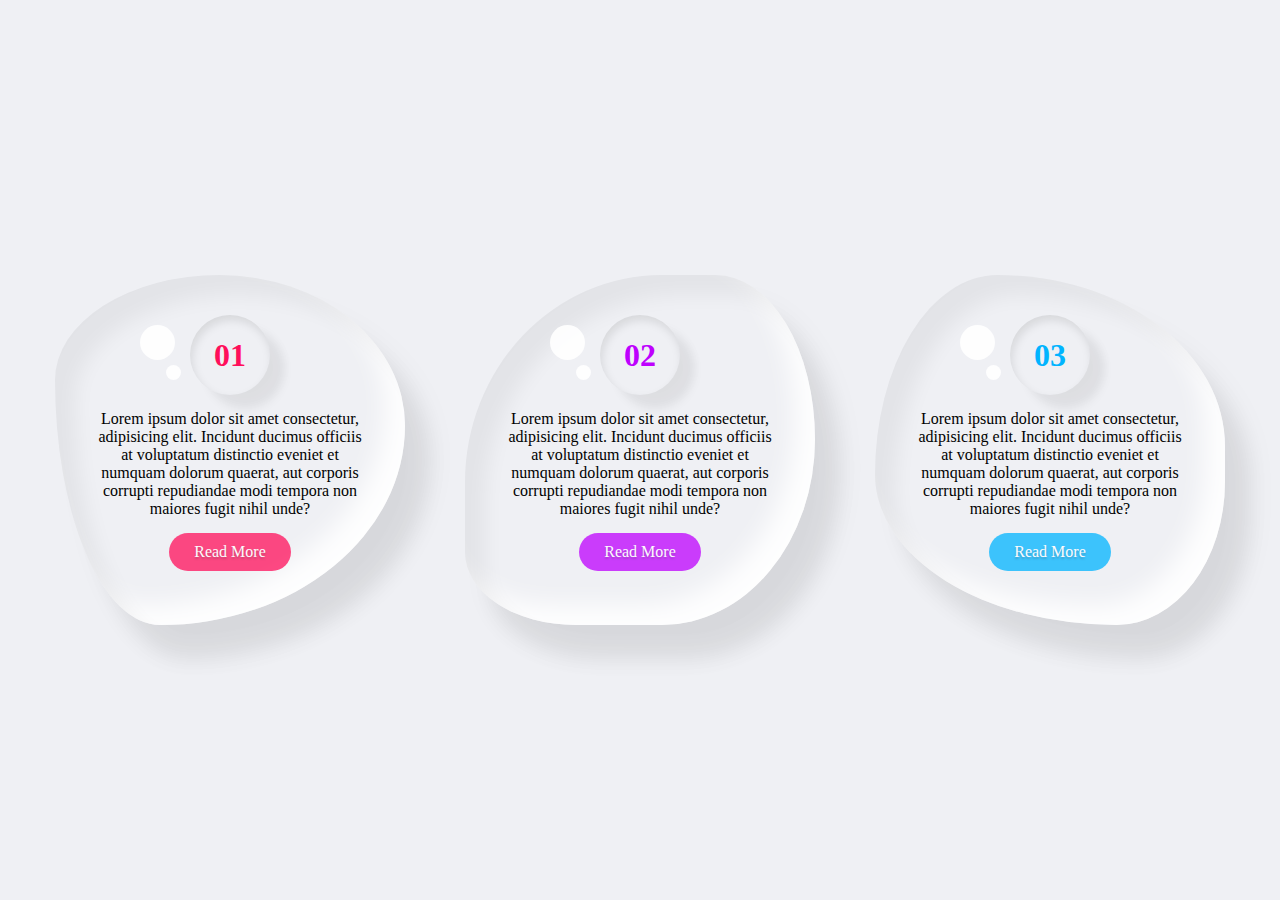
<file: 1. Water Drop card UI/index.html>
<!DOCTYPE html>
<html lang="en">
<head>
    <meta charset="UTF-8">
    <meta http-equiv="X-UA-Compatible" content="IE=edge">
    <meta name="viewport" content="width=device-width, initial-scale=1.0">
    <title>Water Drop card UI</title>
    <link rel="stylesheet" href="style.css">
</head>
<body>
    <div class="container">
        <div class="drop" style="--clr:#ff0f5b;">
            <div class="content">
                <h2>01</h2>
                <p>Lorem ipsum dolor sit amet consectetur, adipisicing elit. Incidunt ducimus officiis at voluptatum distinctio eveniet et numquam dolorum quaerat, aut corporis corrupti repudiandae modi tempora non maiores fugit nihil unde?</p>
                <a href="">Read More</a>
            </div>
        </div>
        <div class="drop" style="--clr:#be01fe;">
            <div class="content">
                <h2>02</h2>
                <p>Lorem ipsum dolor sit amet consectetur, adipisicing elit. Incidunt ducimus officiis at voluptatum distinctio eveniet et numquam dolorum quaerat, aut corporis corrupti repudiandae modi tempora non maiores fugit nihil unde?</p>
                <a href="">Read More</a>
            </div>
        </div>
        <div class="drop" style="--clr:#01b4ff;">
            <div class="content">
                <h2>03</h2>
                <p>Lorem ipsum dolor sit amet consectetur, adipisicing elit. Incidunt ducimus officiis at voluptatum distinctio eveniet et numquam dolorum quaerat, aut corporis corrupti repudiandae modi tempora non maiores fugit nihil unde?</p>
                <a href="">Read More</a>
            </div>
        </div>
    </div>
    
</body>
</html>
</file>
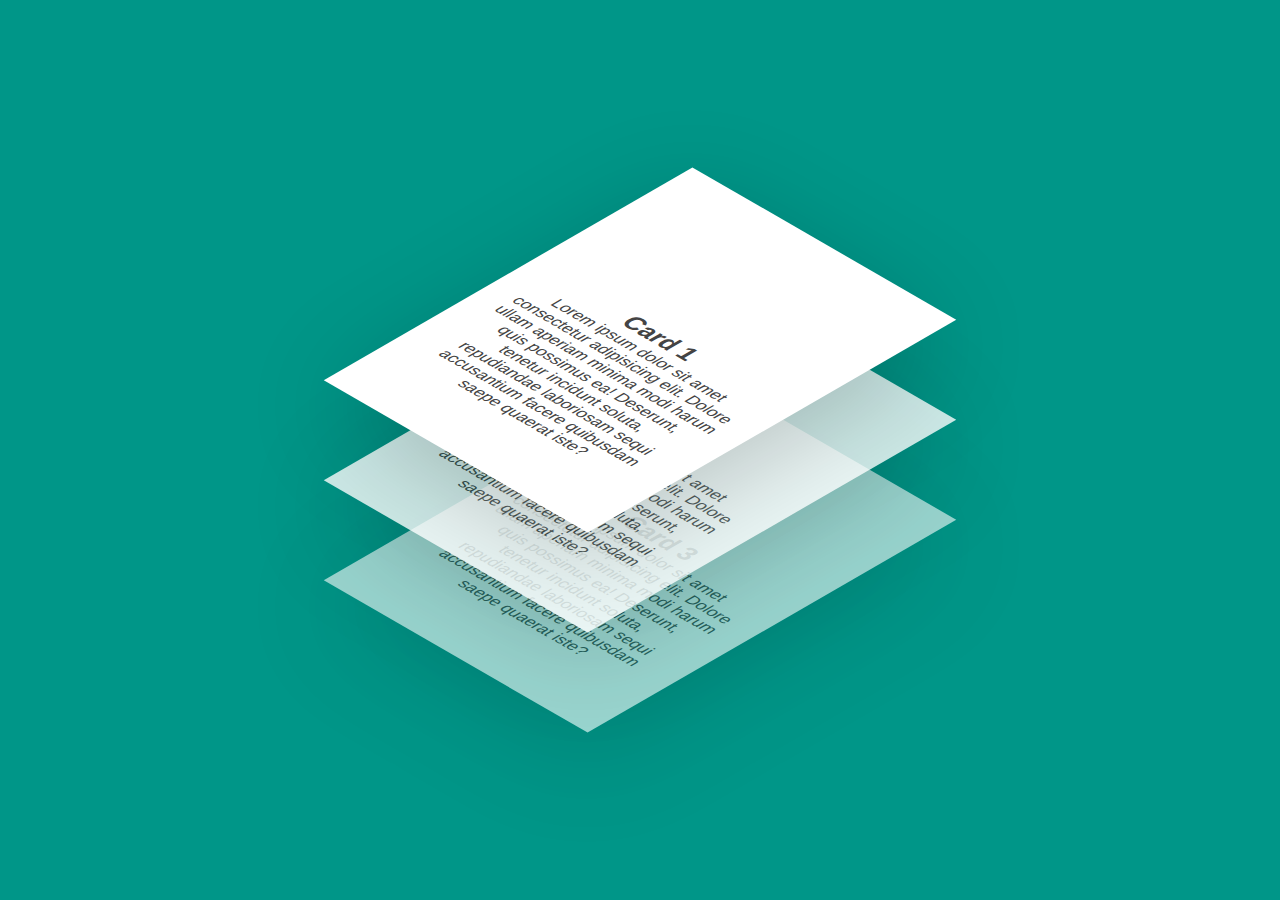
<file: 10. Stack Card/index.html>
<!DOCTYPE html>
<html lang="en">
<head>
    <meta charset="UTF-8">
    <meta http-equiv="X-UA-Compatible" content="IE=edge">
    <meta name="viewport" content="width=device-width, initial-scale=1.0">
    <title>Css simple stack card hover effect</title>
    <link rel="stylesheet" href="styles.css">
</head>
<body>
    <div class="container">
        <div class="card" style="--i:-1">
            <div class="content" style="--j:1">
                <h2>Card 1</h2>
                <p>Lorem ipsum dolor sit amet consectetur adipisicing elit. Dolore ullam aperiam minima modi harum quis possimus ea! Deserunt, tenetur incidunt soluta, repudiandae laboriosam sequi accusantium facere quibusdam saepe quaerat iste?</p>
            </div>
        </div>
        <div class="card" style="--i:-0">
            <div class="content" style="--j:2">
                <h2>Card 2</h2>
                <p>Lorem ipsum dolor sit amet consectetur adipisicing elit. Dolore ullam aperiam minima modi harum quis possimus ea! Deserunt, tenetur incidunt soluta, repudiandae laboriosam sequi accusantium facere quibusdam saepe quaerat iste?</p>
            </div>
        </div>
        <div class="card" style="--i:1">
            <div class="content" style="--j:3">
                <h2>Card 3</h2>
                <p>Lorem ipsum dolor sit amet consectetur adipisicing elit. Dolore ullam aperiam minima modi harum quis possimus ea! Deserunt, tenetur incidunt soluta, repudiandae laboriosam sequi accusantium facere quibusdam saepe quaerat iste?</p>
            </div>
        </div>
    </div>
    
</body>
</html>
</file>
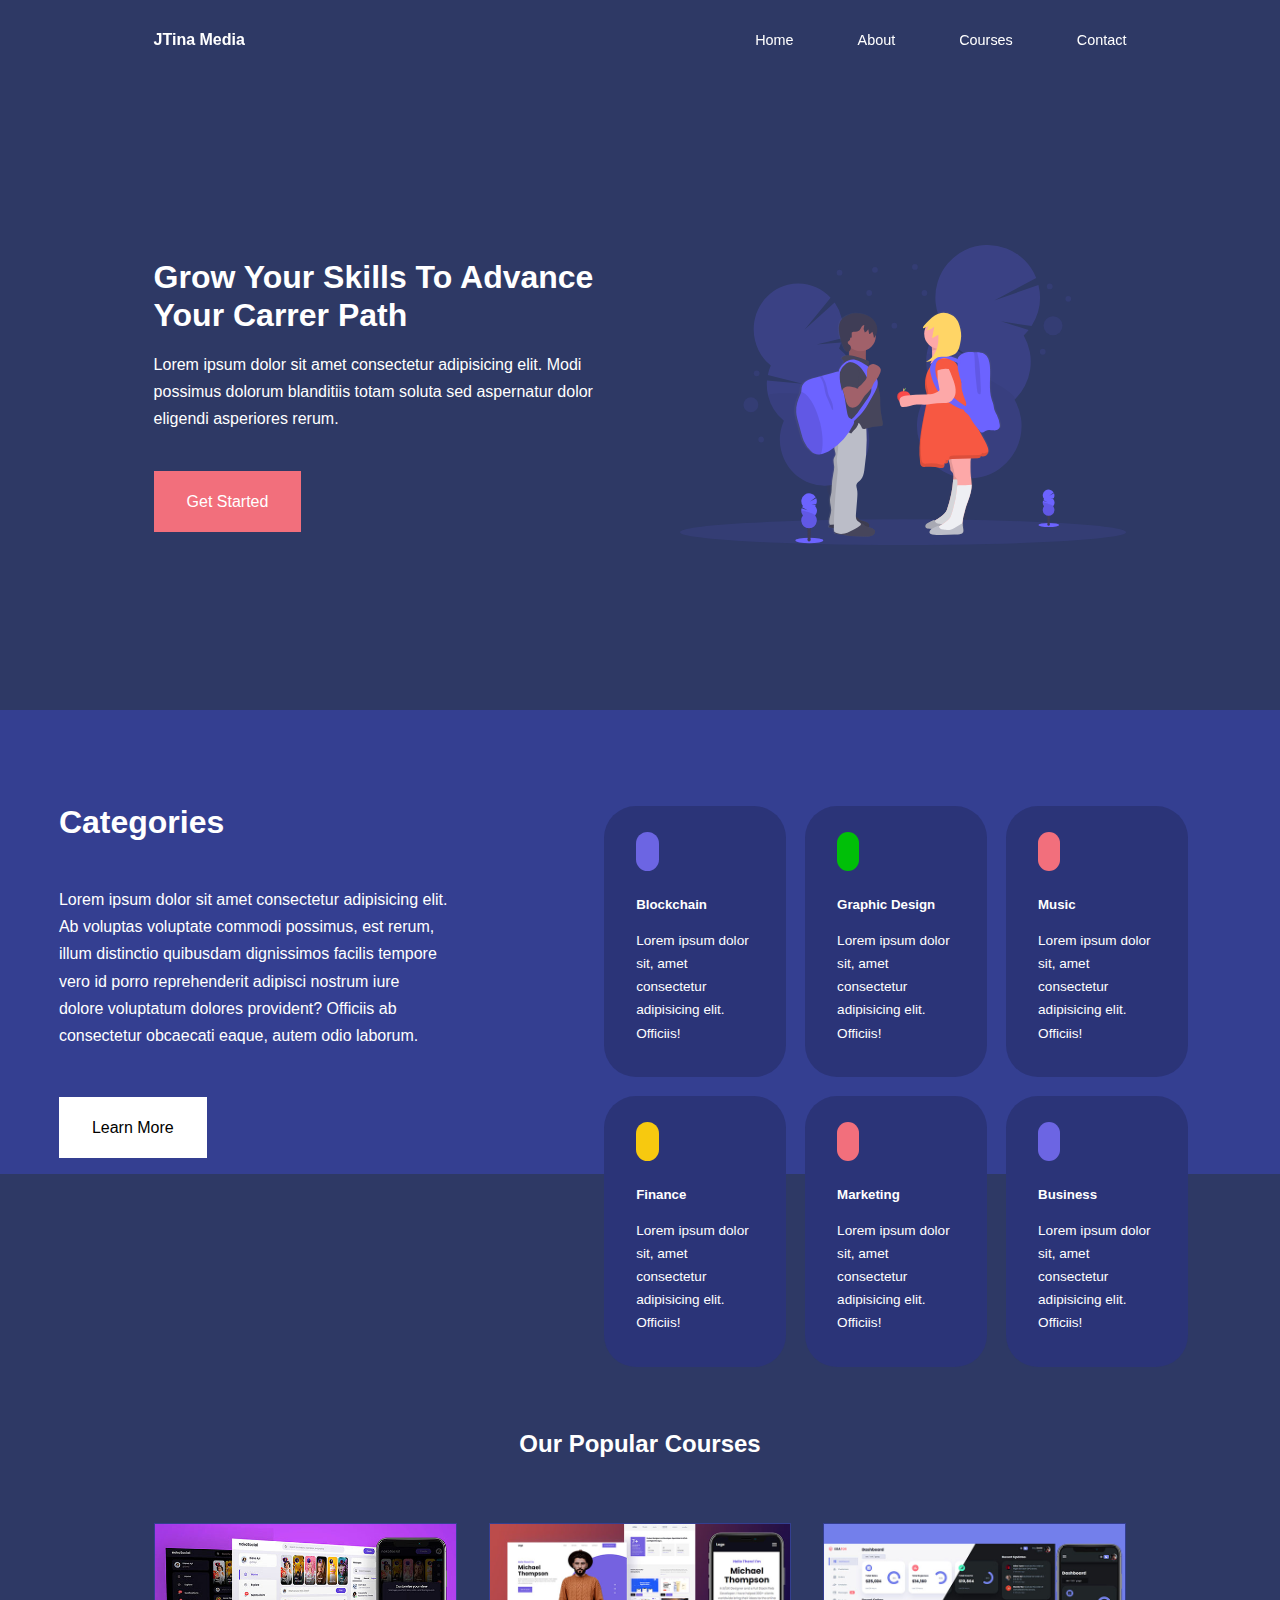
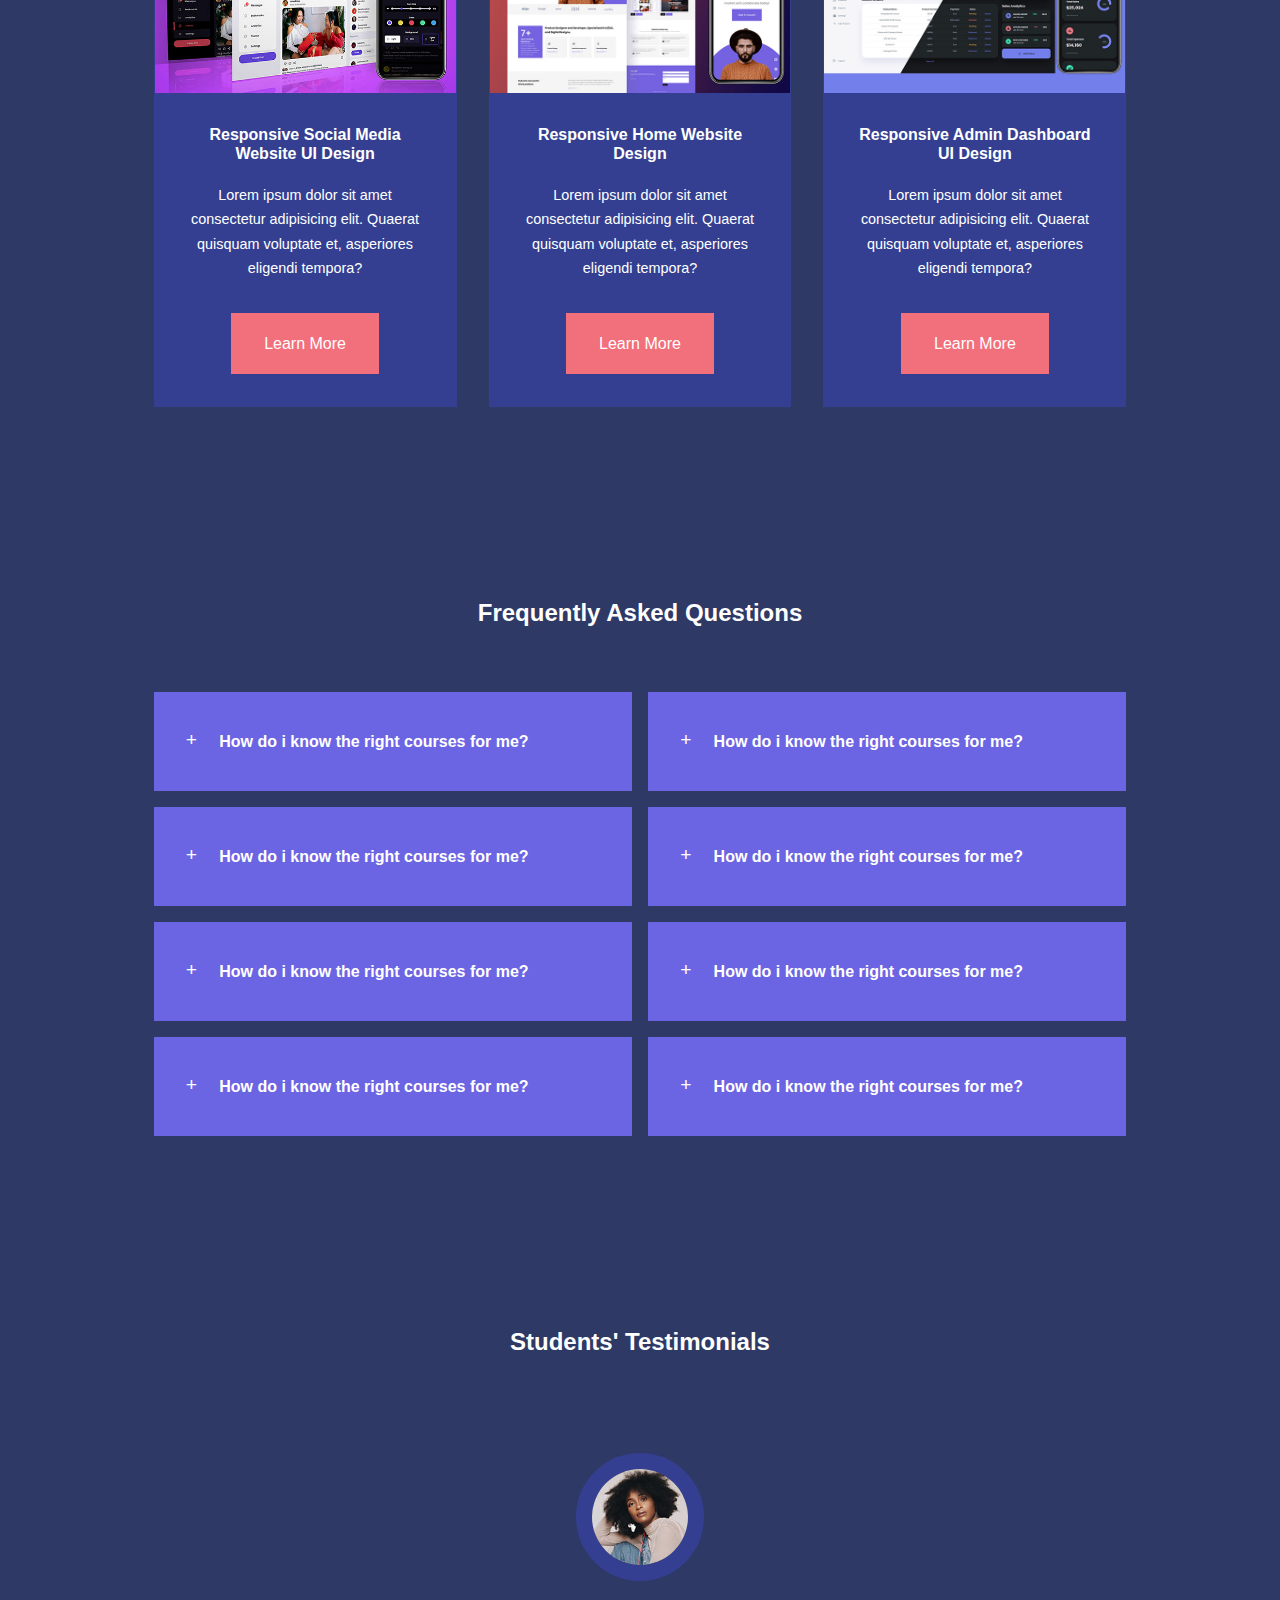
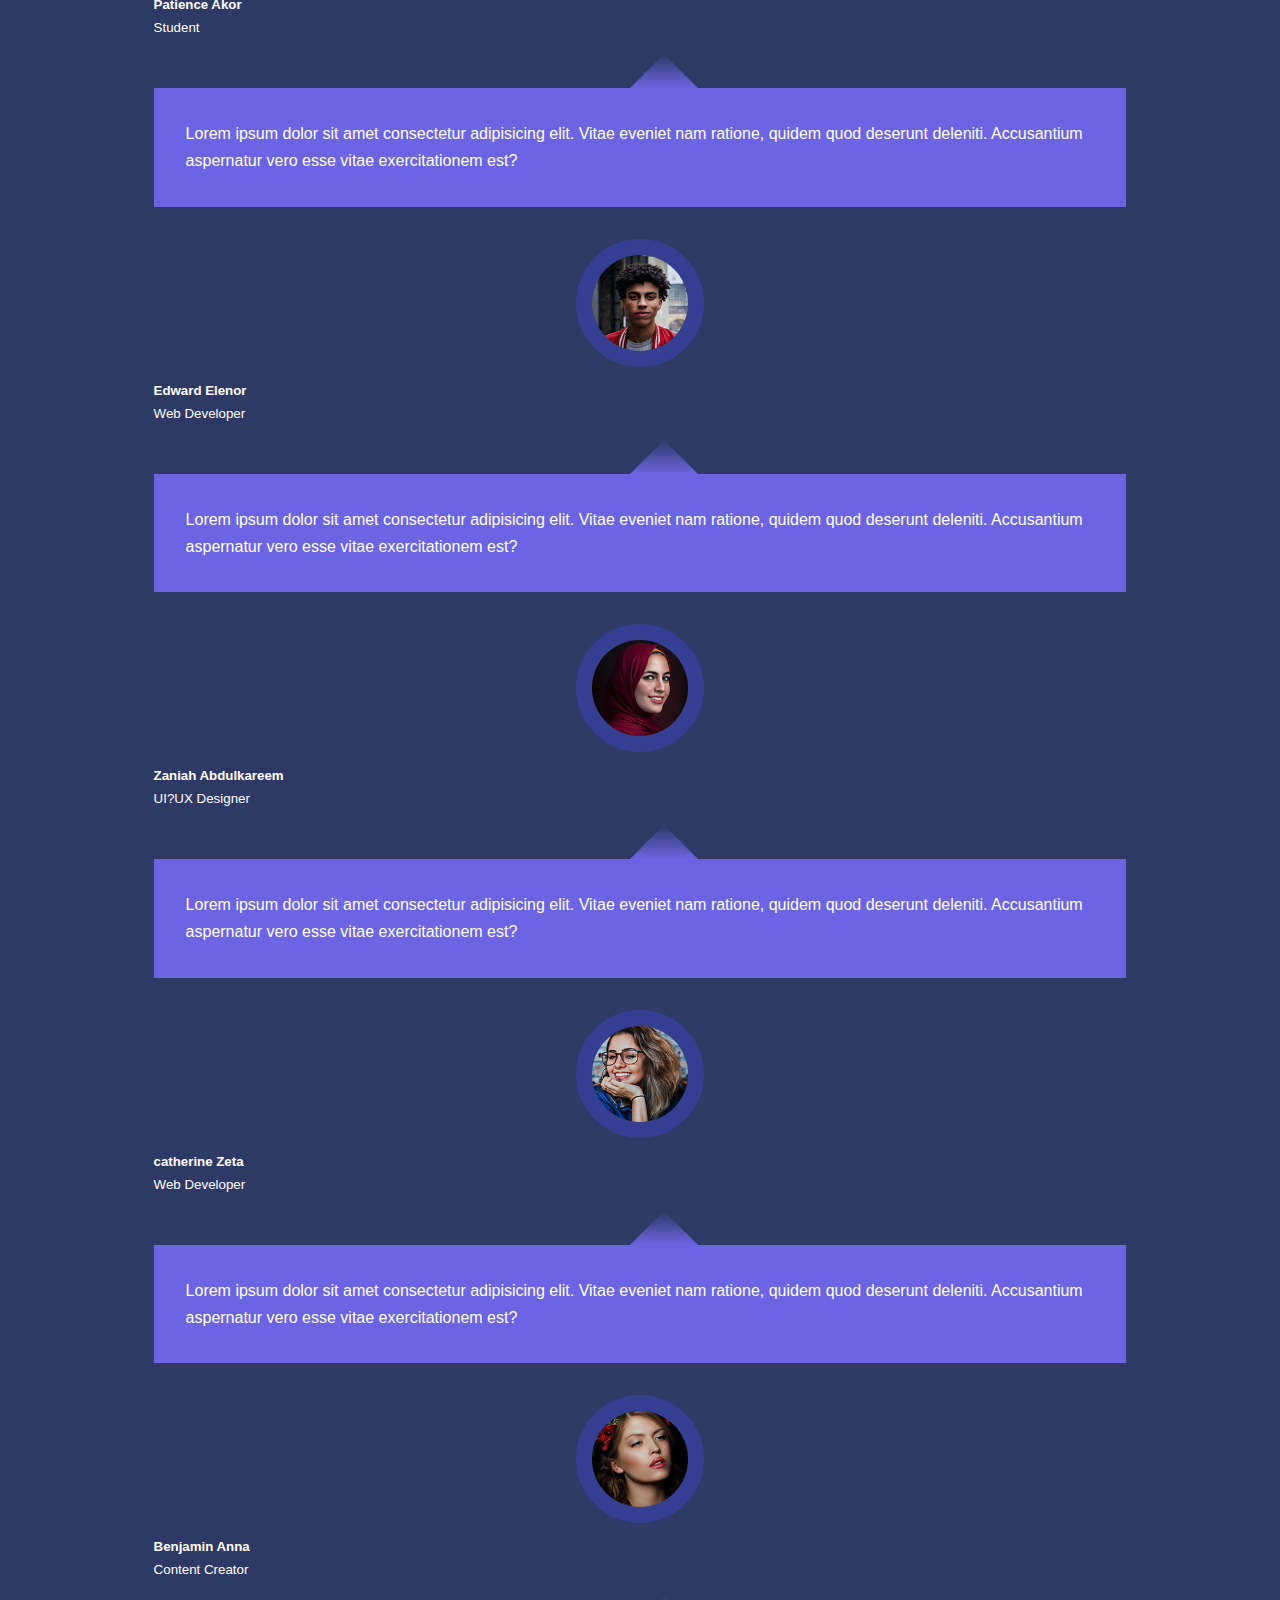
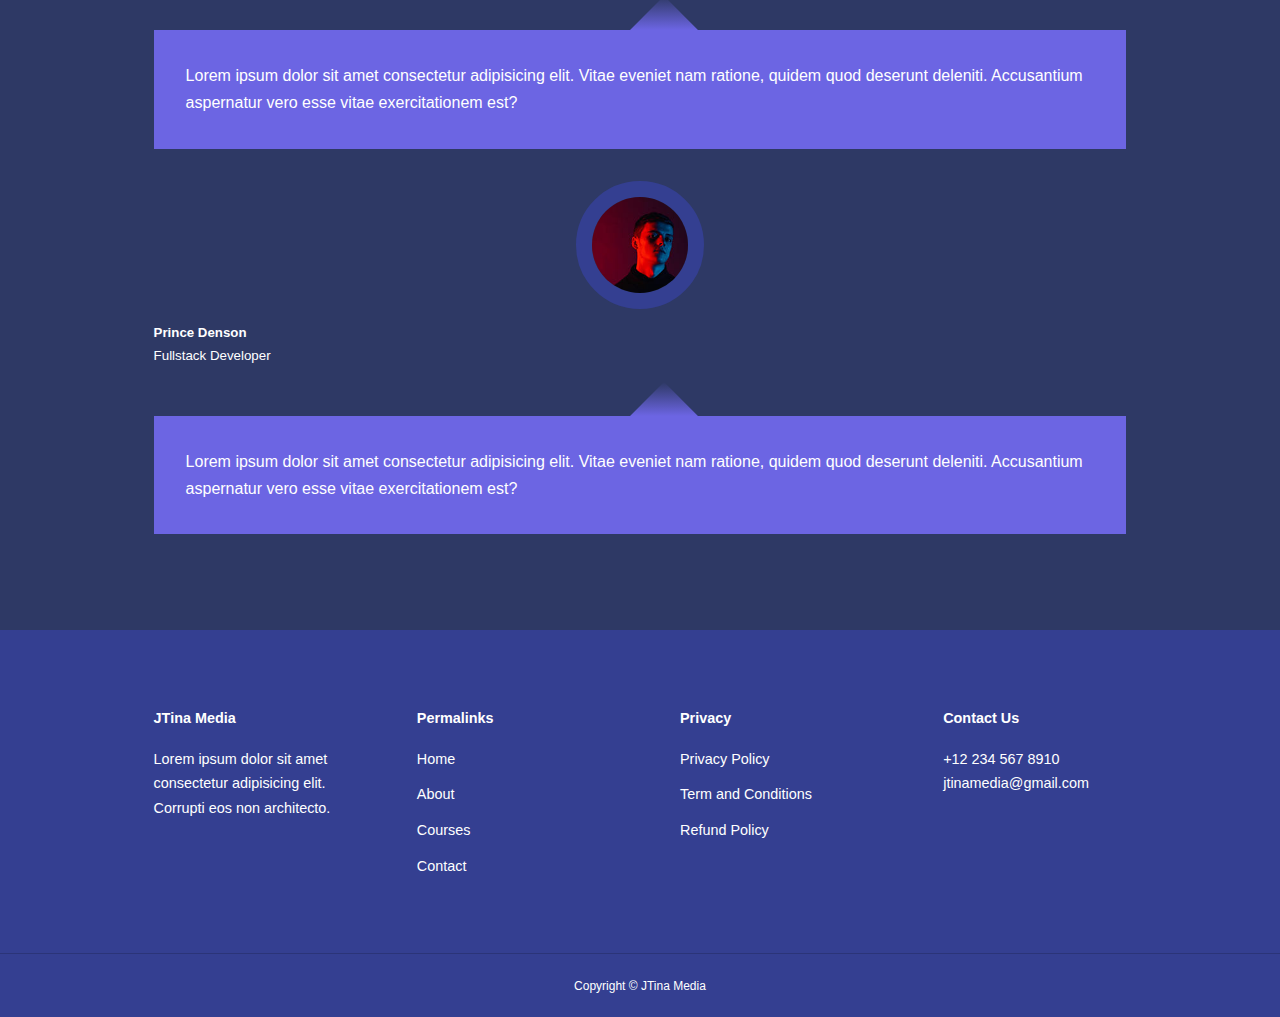
<file: 2. Educational Website/index.html>
<!DOCTYPE html>
<html lang="en">
<head>
    <meta charset="UTF-8">
    <meta http-equiv="X-UA-Compatible" content="IE=edge">
    <meta name="viewport" content="width=device-width, initial-scale=1.0">
    <title>Responsive Multipage Skills acquization Website</title>

    <link rel="stylesheet" href="./css/style.css">
    <link rel="stylesheet" href="https://unicons.iconscout.com/release/v4.0.0/css/line.css">


    <!-- GOOGLE FONTS (MONTSERRAT) -->

    
</head>
<body>
    <nav>
    <div class="container nav__container">
        <a href="index.html"><h4>JTina Media</h4></a>
        <ul class="nav__menu">
            <li><a href="index.html">Home</a></li>
            <li><a href="about.html">About</a></li>
            <li><a href="courses.html">Courses</a></li>
            <li><a href="contact.html">Contact</a></li>
        </ul>
        <button id="open-menu-btn"><i class="uil uil-bars"></i></button>
        <button id="close-menu-btn"><i class="uil uil-multiply"></i></button>
       
    </div>
    </nav>

    <header>
        <div class="container header__container">
            <div class="header__left">
                <h1>Grow Your Skills To Advance Your Carrer Path</h1>
                <P>
                    Lorem ipsum dolor sit amet consectetur adipisicing elit. 
                    Modi possimus dolorum blanditiis totam soluta sed aspernatur 
                    dolor eligendi asperiores rerum.
                </P>
                <a href="courses.html" class="btn btn-primary">Get Started</a>
            </div>

            <div class="header__right">
                <div class="header__right_image">
                    <img src="./images/header.svg" alt="">
                </div>
            </div>
        </div>
    </header>
    <!-- ********** END OF HEADER ********** -->

    <section class="categories">
        <div class="categories__container">
            <div class=" container categories__left">
                <h1>Categories</h1>
                <P>
                    Lorem ipsum dolor sit amet consectetur 
                    adipisicing elit. Ab voluptas voluptate commodi 
                    possimus, est rerum, illum distinctio quibusdam 
                    dignissimos facilis tempore vero id porro 
                    reprehenderit adipisci nostrum iure dolore 
                    voluptatum dolores provident? Officiis ab 
                    consectetur obcaecati eaque, autem odio laborum.
                </P>
                <a href="#" class="btn">Learn More</a>
            </div>

            <div class="container categories__right">
                <article class="category">
                    <span class="category__icon"><i class="uil uil-bitcoin-circle"></i></span>
                    <h5>Blockchain</h5>
                    <p>Lorem ipsum dolor sit, amet consectetur adipisicing elit. Officiis!</p>
                </article>
                <article class="category">
                    <span class="category__icon"><i class="uil uil-palette"></i></span>
                    <h5>Graphic Design</h5>
                    <p>Lorem ipsum dolor sit, amet consectetur adipisicing elit. Officiis!</p>
                </article>
                <article class="category">
                    <span class="category__icon"><i class="uil uil-music"></i></span>
                    <h5>Music</h5>
                    <p>Lorem ipsum dolor sit, amet consectetur adipisicing elit. Officiis!</p>
                </article>
                <article class="category">
                    <span class="category__icon"><i class="uil uil-usd-circle"></i></span>
                    <h5>Finance</h5>
                    <p>Lorem ipsum dolor sit, amet consectetur adipisicing elit. Officiis!</p>
                </article>
                <article class="category">
                    <span class="category__icon"><i class="uil uil-megaphone"></i></span>
                    <h5>Marketing</h5>
                    <p>Lorem ipsum dolor sit, amet consectetur adipisicing elit. Officiis!</p>
                </article>
                <article class="category">
                    <span class="category__icon"><i class="uil uil-puzzle-piece"></i></span>
                    <h5>Business</h5>
                    <p>Lorem ipsum dolor sit, amet consectetur adipisicing elit. Officiis!</p>
                </article>
                
            </div>
        </div>

    </section>
    <!--  ........................END OF CATEGORIES.............................-->

    <section class="courses">
        <h2>Our Popular Courses</h2>
        <div class="container courses__container">
            <article class="course">
                <div class="course__image">
                    <img src="./images/course1.jpg" alt="">
                </div>
                <div class="course__info">
                    <h4>Responsive Social Media Website UI Design</h4>
                    <p>
                        Lorem ipsum dolor sit amet consectetur adipisicing elit. 
                        Quaerat quisquam voluptate et, asperiores eligendi tempora?
                    </p>
                <a href="course.html" class="btn btn-primary">Learn More</a> 
                </div>
            </article>

            <article class="course">
                <div class="course__image">
                    <img src="./images/course2.jpg" alt="">
                </div>
                <div class="course__info">
                    <!-- smarthome an adjective for it -->
                <h4>Responsive Home Website Design</h4>
                    <p>
                        Lorem ipsum dolor sit amet consectetur adipisicing elit. 
                        Quaerat quisquam voluptate et, asperiores eligendi tempora?
                    </p>
                <a href="course.html" class="btn btn-primary">Learn More</a>
                </div>
            </article>

            <article class="course">
                <div class="course__image">
                    <img src="./images/course3.jpg" alt="">
                </div>
                <div class="course__info">
                    <h4>Responsive Admin Dashboard UI Design</h4>
                    <p>
                        Lorem ipsum dolor sit amet consectetur adipisicing elit. 
                        Quaerat quisquam voluptate et, asperiores eligendi tempora?
                    </p>
                <a href="course.html" class="btn btn-primary">Learn More</a>
                </div>
            </article>
        </div>
    </section>
    <!--  ........................END OF COURSES.............................-->

    <section class="faqs">
        <h2>Frequently Asked Questions</h2>
        <div class="container faqs__container">
            <article class="faq">
                <div class="faq__icon"><i class='uil uil-plus'>+</i></div>
                <div class="question__answer">
                    <h4>How do i know the right courses for me?</h4>
                    <p>Lorem ipsum dolor, sit amet consectetur adipisicing elit. 
                        Tempora nihil, impedit magnam quos quisquam doloremque neque, 
                        perferendis exercitationem aperiam ea, distinctio tempore corrupti autem vero?</p>
                </div>
            </article>
            
            <article class="faq">
                <div class="faq__icon"><i class='uil uil-plus'>+</i></div>
                <div class="question__answer">
                    <h4>How do i know the right courses for me?</h4>
                    <p>Lorem ipsum dolor, sit amet consectetur adipisicing elit. 
                        Tempora nihil, impedit magnam quos quisquam doloremque neque, 
                        perferendis exercitationem aperiam ea, distinctio tempore corrupti autem vero?</p>
                </div>
            </article>
            
            <article class="faq">
                <div class="faq__icon"><i class='uil uil-plus'>+</i></div>
                <div class="question__answer">
                    <h4>How do i know the right courses for me?</h4>
                    <p>Lorem ipsum dolor, sit amet consectetur adipisicing elit. 
                        Tempora nihil, impedit magnam quos quisquam doloremque neque, 
                        perferendis exercitationem aperiam ea, distinctio tempore corrupti autem vero?</p>
                </div>
            </article>
            
            <article class="faq">
                <div class="faq__icon"><i class='uil uil-plus'>+</i></div>
                <div class="question__answer">
                    <h4>How do i know the right courses for me?</h4>
                    <p>Lorem ipsum dolor, sit amet consectetur adipisicing elit. 
                        Tempora nihil, impedit magnam quos quisquam doloremque neque, 
                        perferendis exercitationem aperiam ea, distinctio tempore corrupti autem vero?</p>
                </div>
            </article>
            
            <article class="faq">
                <div class="faq__icon"><i class='uil uil-plus'>+</i></div>
                <div class="question__answer">
                    <h4>How do i know the right courses for me?</h4>
                    <p>Lorem ipsum dolor, sit amet consectetur adipisicing elit. 
                        Tempora nihil, impedit magnam quos quisquam doloremque neque, 
                        perferendis exercitationem aperiam ea, distinctio tempore corrupti autem vero?</p>
                </div>
            </article>
            
            <article class="faq">
                <div class="faq__icon"><i class='uil uil-plus'>+</i></div>
                <div class="question__answer">
                    <h4>How do i know the right courses for me?</h4>
                    <p>Lorem ipsum dolor, sit amet consectetur adipisicing elit. 
                        Tempora nihil, impedit magnam quos quisquam doloremque neque, 
                        perferendis exercitationem aperiam ea, distinctio tempore corrupti autem vero?</p>
                </div>
            </article>

            <article class="faq">
                <div class="faq__icon"><i class='uil uil-plus'>+</i></div>
                <div class="question__answer">
                    <h4>How do i know the right courses for me?</h4>
                    <p>Lorem ipsum dolor, sit amet consectetur adipisicing elit. 
                        Tempora nihil, impedit magnam quos quisquam doloremque neque, 
                        perferendis exercitationem aperiam ea, distinctio tempore corrupti autem vero?</p>
                </div>
            </article>
            
            <article class="faq">
                <div class="faq__icon"><i class='uil uil-plus'>+</i></div>
                <div class="question__answer">
                    <h4>How do i know the right courses for me?</h4>
                    <p>Lorem ipsum dolor, sit amet consectetur adipisicing elit. 
                        Tempora nihil, impedit magnam quos quisquam doloremque neque, 
                        perferendis exercitationem aperiam ea, distinctio tempore corrupti autem vero?</p>
                </div>
            </article>
            
        </div>
    </section>
    <!--  ........................END OF FAQS.............................-->

    <section class="container testimonials_container">
        <h2>Students' Testimonials</h2>
        <div>
            <article class="testimonial">
                <div class="avater">
                    <img src="./images/avatar1.jpg" alt="">
                </div>
                <div class="tesimonial__info">
                    <h5>Patience Akor</h5>
                    <small>Student</small>
                </div>
                <div class="testimonial__body">
                    <p>
                        Lorem ipsum dolor sit amet consectetur adipisicing elit. 
                        Vitae eveniet nam ratione, quidem quod deserunt deleniti. 
                        Accusantium aspernatur vero esse vitae exercitationem est?
                    </p>
                </div>
            </article>

            <article class="testimonial">
                <div class="avater">
                    <img src="./images/avatar3.jpg" alt="">
                </div>
                <div class="tesimonial__info">
                    <h5>Edward Elenor</h5>
                    <small>Web Developer</small>
                </div>
                <div class="testimonial__body">
                    <p>
                        Lorem ipsum dolor sit amet consectetur adipisicing elit. 
                        Vitae eveniet nam ratione, quidem quod deserunt deleniti. 
                        Accusantium aspernatur vero esse vitae exercitationem est?
                    </p>
                </div>
            </article>

            <article class="testimonial">
                <div class="avater">
                    <img src="./images/avatar4.jpg" alt="">
                </div>
                <div class="tesimonial__info">
                    <h5>Zaniah Abdulkareem</h5>
                    <small>UI?UX Designer</small>
                </div>
                <div class="testimonial__body">
                    <p>
                        Lorem ipsum dolor sit amet consectetur adipisicing elit. 
                        Vitae eveniet nam ratione, quidem quod deserunt deleniti. 
                        Accusantium aspernatur vero esse vitae exercitationem est?
                    </p>
                </div>
            </article>

            <article class="testimonial">
                <div class="avater">
                    <img src="./images/avatar5.jpg" alt="">
                </div>
                <div class="tesimonial__info">
                    <h5>catherine Zeta</h5>
                    <small>Web Developer</small>
                </div>
                <div class="testimonial__body">
                    <p>
                        Lorem ipsum dolor sit amet consectetur adipisicing elit. 
                        Vitae eveniet nam ratione, quidem quod deserunt deleniti. 
                        Accusantium aspernatur vero esse vitae exercitationem est?
                    </p>
                </div>
            </article>

            <article class="testimonial">
                <div class="avater">
                    <img src="./images/avatar7.jpg" alt="">
                </div>
                <div class="tesimonial__info">
                    <h5>Benjamin Anna</h5>
                    <small>Content Creator</small>
                </div>
                <div class="testimonial__body">
                    <p>
                        Lorem ipsum dolor sit amet consectetur adipisicing elit. 
                        Vitae eveniet nam ratione, quidem quod deserunt deleniti. 
                        Accusantium aspernatur vero esse vitae exercitationem est?
                    </p>
                </div>
            </article>

            <article class="testimonial">
                <div class="avater">
                    <img src="./images/avatar2.jpg" alt="">
                </div>
                <div class="tesimonial__info">
                    <h5>Prince Denson</h5>
                    <small>Fullstack Developer</small>
                </div>
                <div class="testimonial__body">
                    <p>
                        Lorem ipsum dolor sit amet consectetur adipisicing elit. 
                        Vitae eveniet nam ratione, quidem quod deserunt deleniti. 
                        Accusantium aspernatur vero esse vitae exercitationem est?
                    </p>
                </div>
            </article>
        </div>
    </section>
    <!--  ........................END OF TESTIMONIALS.............................-->

    <footer class="footer">
        <div class="container footer__container">
            <div class="footer__1">
                <a href="index.html" class="footer__logo"><h4>JTina Media</h4></a>
                <p>
                    Lorem ipsum dolor sit amet consectetur adipisicing elit. Corrupti eos non architecto.
                </p>
            </div>

            <div class="footer__2">
                <h4>Permalinks</h4>
                <ul class="permalinks">
                    <li><a href="index.html">Home</a></li>
                    <li><a href="about.html"></a>About</li>
                    <li><a href="courses.html"></a>Courses</li>
                    <li><a href="contact.html"></a>Contact</li>
                </ul>
            </div>

            <div class="footer__3">
                <h4>Privacy</h4>
                <ul class="privacy">
                    <li><a href="#">Privacy Policy</a></li>
                    <li><a href="#">Term and Conditions</a></li>
                    <li><a href="#">Refund Policy</a></li>   
                </ul>
            </div>

            <div class="footer__4">
                <h4>Contact Us</h4>
                <div>
                    <p>+12 234 567 8910</p>
                    <p>jtinamedia@gmail.com</p>
                </div>

                <ul class="footer_socials">
                    <li>
                        <a href="#"><i class="uil uil-facebook-f"></i></a>
                    </li>
                    <li>
                        <a href="#"><i class="uil uil-instagram-alt"></i></a>
                    </li>
                    <li>
                        <a href="#"><i class="uil uil-twitter"></i></a>
                    </li>
                    <li>
                        <a href="#"><i class="uil uil-linkedin-alt"></i></a>
                    </li>
                </ul>
            </div>
        </div>
        <div class="footer__copyright">
            <small>Copyright &copy; JTina Media</small>
        </div>
    </footer>
    <!--  ........................END OF FOOTER.............................-->

    

 
    <script src="./css//main.js"></script>
    
</body>
</html>
</file>
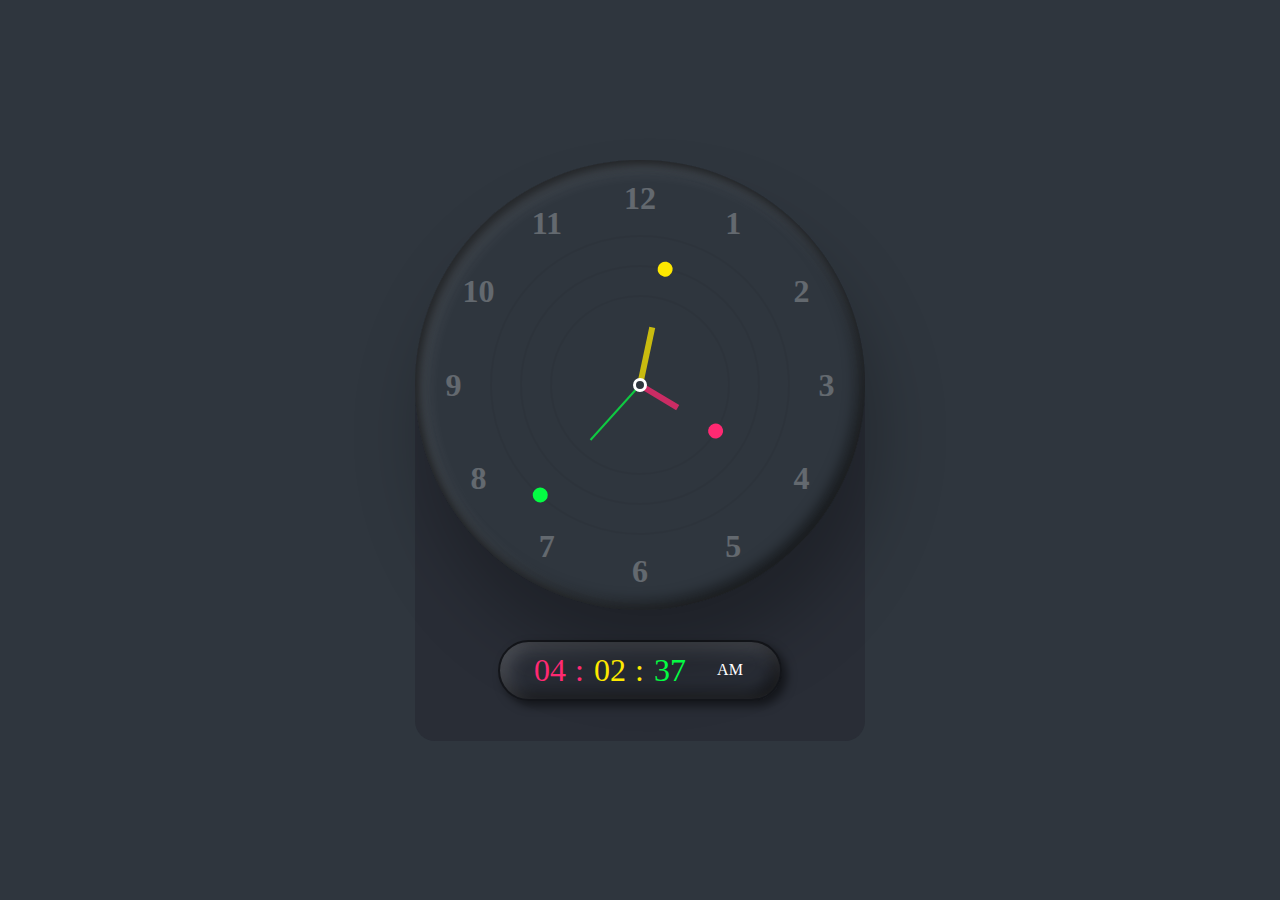
<file: 3. Digital Clock/index.html>
<!DOCTYPE html>
<html lang="en">
<head>
    <meta charset="UTF-8">
    <meta http-equiv="X-UA-Compatible" content="IE=edge">
    <meta name="viewport" content="width=device-width, initial-scale=1.0">
    <title>Digital Clock</title>
    <link rel="stylesheet" href="style2.css">
</head>
<body>
    <div class="container">
        <div class="clock">
            <div class="circle" id="sc"
            style="--clr:#04fc43;"><i></i></div>
            <div class="circle circle2" id="mn"
             style="--clr: #fee800;" ><i></i></div>
            <div class="circle circle3" id="hr"
            style="--clr:#ff2972;"><i></i></div>

            <span style="--i:1"><b>1</b></span>
            <span style="--i:2"><b>2</b></span>
            <span style="--i:3"><b>3</b></span>
            <span style="--i:4"><b>4</b></span>
            <span style="--i:5"><b>5</b></span>
            <span style="--i:6"><b>6</b></span>
            <span style="--i:7"><b>7</b></span>
            <span style="--i:8"><b>8</b></span>
            <span style="--i:9"><b>9</b></span>
            <span style="--i:10"><b>10</b></span>
            <span style="--i:11"><b>11</b></span>
            <span style="--i:12"><b>12</b></span>
        </div>

        <!-- digital clock -->
        <div id="time">
        <div id="hours" style="--clr:#ff2972;">00</div>
        <div id="minutes" style="--clr:#fee800;">00</div>
        <div id="seconds" style="--clr:#04fc43;">00</div>
        <div id="ampm">AM</div>
    </div>

</div>
    <script>
        let hr = document.querySelector('#hr');
        let mn = document.querySelector('#mn');
        let sc = document.querySelector('#sc');

        setInterval(() =>{

        let day = new Date();       
        let hh = day.getHours() * 30;
        let mm = day.getMinutes() * 6;
        let ss = day.getSeconds() * 6;

        hr.style.transform = `rotateZ(${hh+(mm/12)}deg)`;
        mn.style.transform = `rotateZ(${mm}deg)`;
        sc.style.transform = `rotateZ(${ss}deg)`; 

        // Digital Clock
        let hours = document.getElementById('hours');
        let minutes = document.getElementById('minutes');
        let seconds = document.getElementById('seconds');
        let ampm = document.getElementById('ampm');

        let h = new Date().getHours();
        let m = new Date().getMinutes();
        let s = new Date().getSeconds();

        let am = h >=12 ? "PM" : "AM";

        // convert 24hr clock to 12hr clock
        if (h > 12) {
            h = h - 12;
        }

        //  add zero before single digit number
        h  = (h < 10) ? "0" + h : h
        m  = (m < 10) ? "0" + m : m
        s  = (s < 10) ? "0" + s : s

        hours.innerHTML = h;
        minutes.innerHTML = m;
        seconds.innerHTML = s;
        
    })

        
    </script>
    
</body>
</html>
</file>
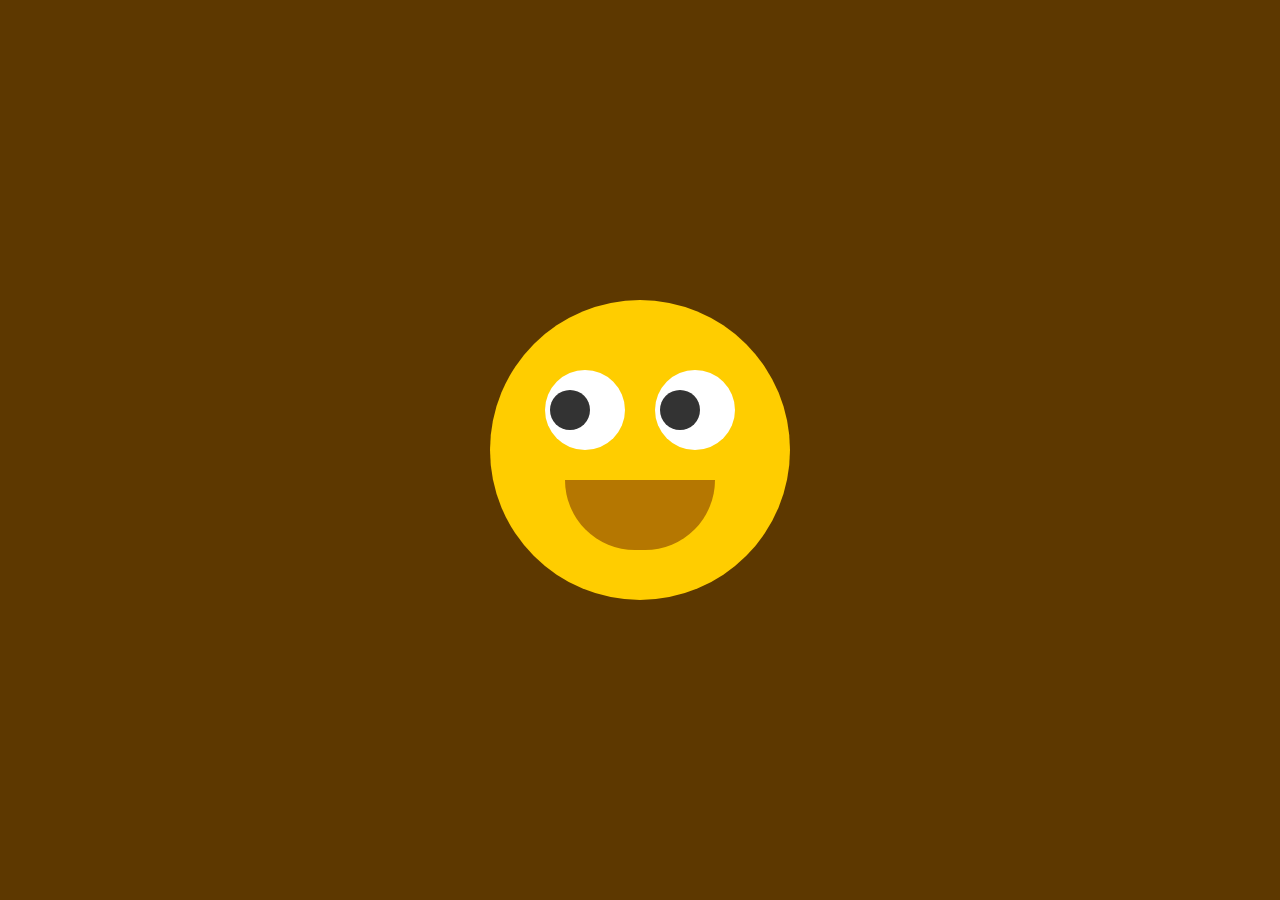
<file: 4. Animated Eye Follow Mouse cursor/index.html>
<!DOCTYPE html>
<html lang="en">
<head>
    <meta charset="UTF-8">
    <meta http-equiv="X-UA-Compatible" content="IE=edge">
    <meta name="viewport" content="width=device-width, initial-scale=1.0">
    <title>Eye Ball Move on Mousemove</title>
    <link rel="stylesheet" href="style.css">
</head>
<body>
    <div class="face">
        <div class="eyes">
            <div class="eye"></div>
            <div class="eye"></div>
        </div>
    </div>
    <script>
        document.querySelector('body')
        .addEventListener('mousemove', eyeball);
        function eyeball(){
            var eye = document.querySelectorAll
            ('.eye');
            eye.forEach(function(eye){
                let x = (eye.getBoundingClientRect()
                .left) + (eye.clientWidth / 2);
                let y = ( eye.getBoundingClientRect()
                .top) + (eye.clientHeight / 2);
                let radian = Math.atan2(event.pageX - x, event.pageY - y);
                let rot = (radian * (180 / Math.PI) * -1) + 270;
                eye.style.transform = "rotate("+ rot +"deg)";
            })
        }
    </script>
    
</body>
</html>
</file>
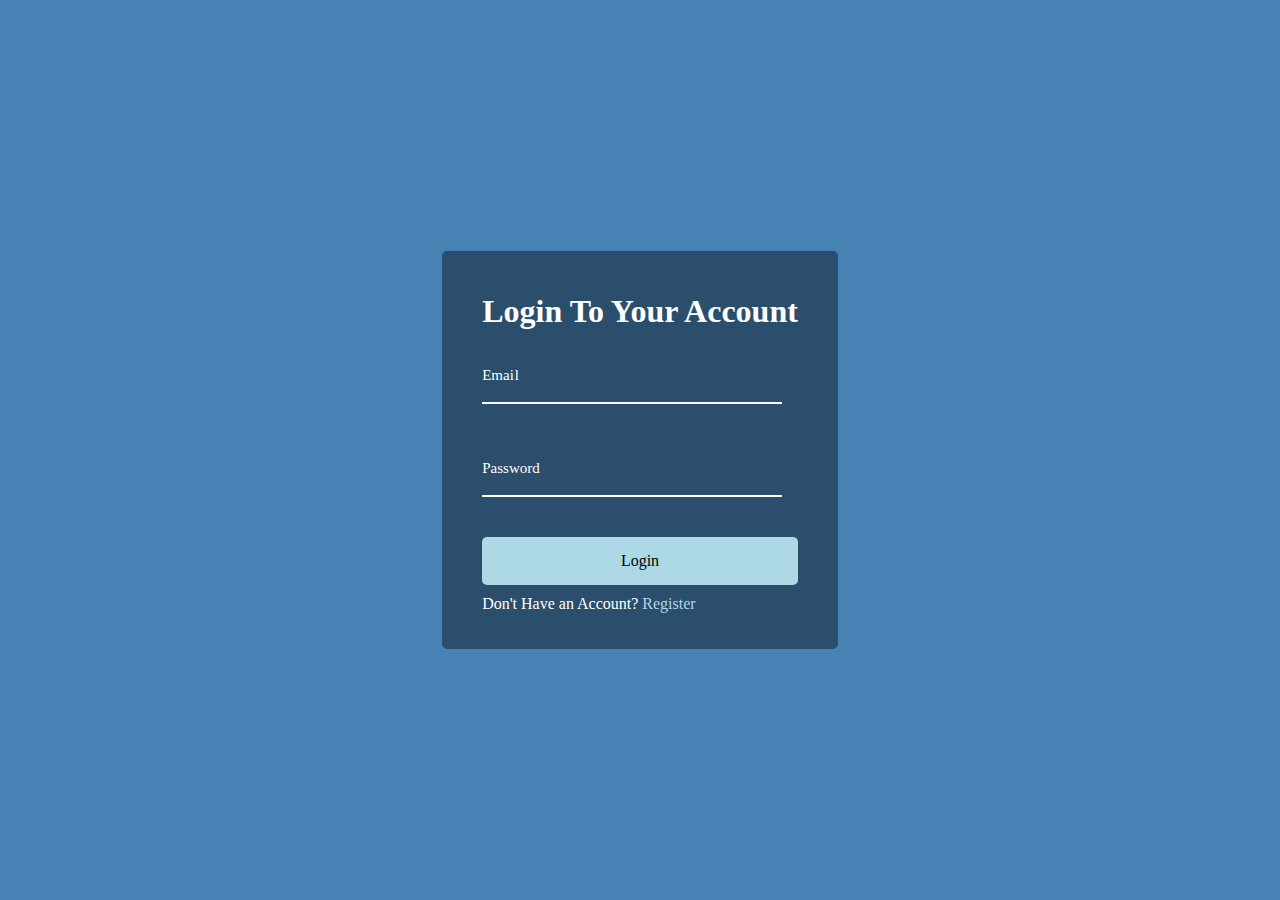
<file: 5. Login form wave animation/index.html>
<!DOCTYPE html>
<html lang="en">
<head>
    <meta charset="UTF-8">
    <meta http-equiv="X-UA-Compatible" content="IE=edge">
    <meta name="viewport" content="width=device-width, initial-scale=1.0">
    <title>Form Wave Animation</title>
    <link rel="stylesheet" href="waveAnimation.css">
</head>
<body>
    <div class="container">
        <h1>Login To Your Account</h1>
        <form>
            <div class="form-control">
                <input type="text" required>
                <label>Email</label>
            </div>
            <div class="form-control">
                <input type="password" required>
                <label>Password</label>
            </div>
            <button class="btn">Login</button>
            <p class="text">Don't Have an Account? <a href="#">Register</a></p>
        </form>
    </div>


    <script src="main.js"></script>
    
</body>
</html>
</file>
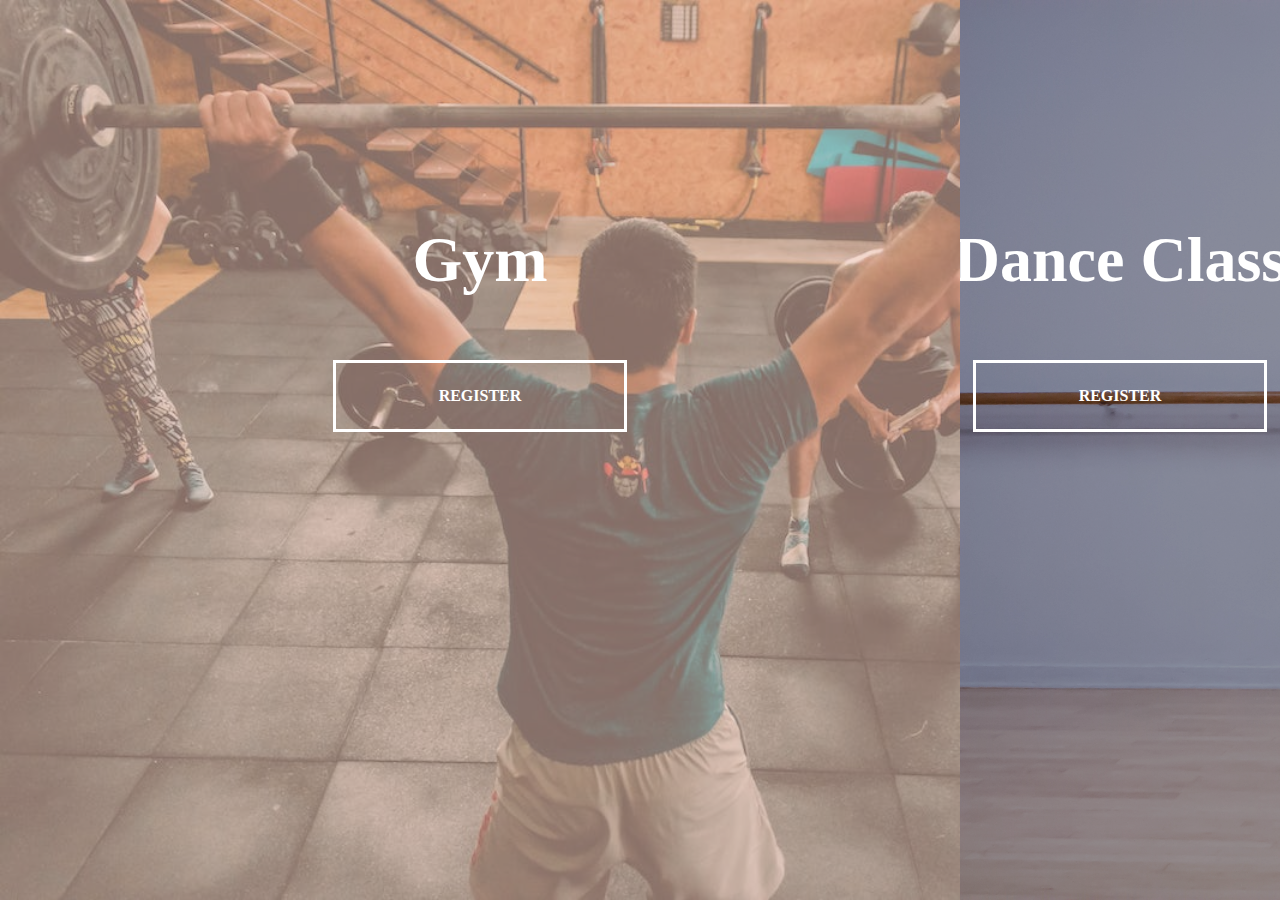
<file: 7. Split landing page/index.html>
<!DOCTYPE html>
<html lang="en">
<head>
    <meta charset="UTF-8">
    <meta http-equiv="X-UA-Compatible" content="IE=edge">
    <meta name="viewport" content="width=device-width, initial-scale=1.0">
    <title>Split Landing Page</title>
    <link rel="stylesheet" href="split.css">
</head>
<body>
    <div class="container">
        <div class="split left">
            <h1>Gym</h1>
            <a href="#" class="btn">Register</a>
        </div>
        <div class="split right">
            <h1>Dance Class</h1>
            <a href="#" class="btn">Register</a>
        </div>
    </div>



    <script src="custom.js"></script>
    
</body>
</html>
</file>
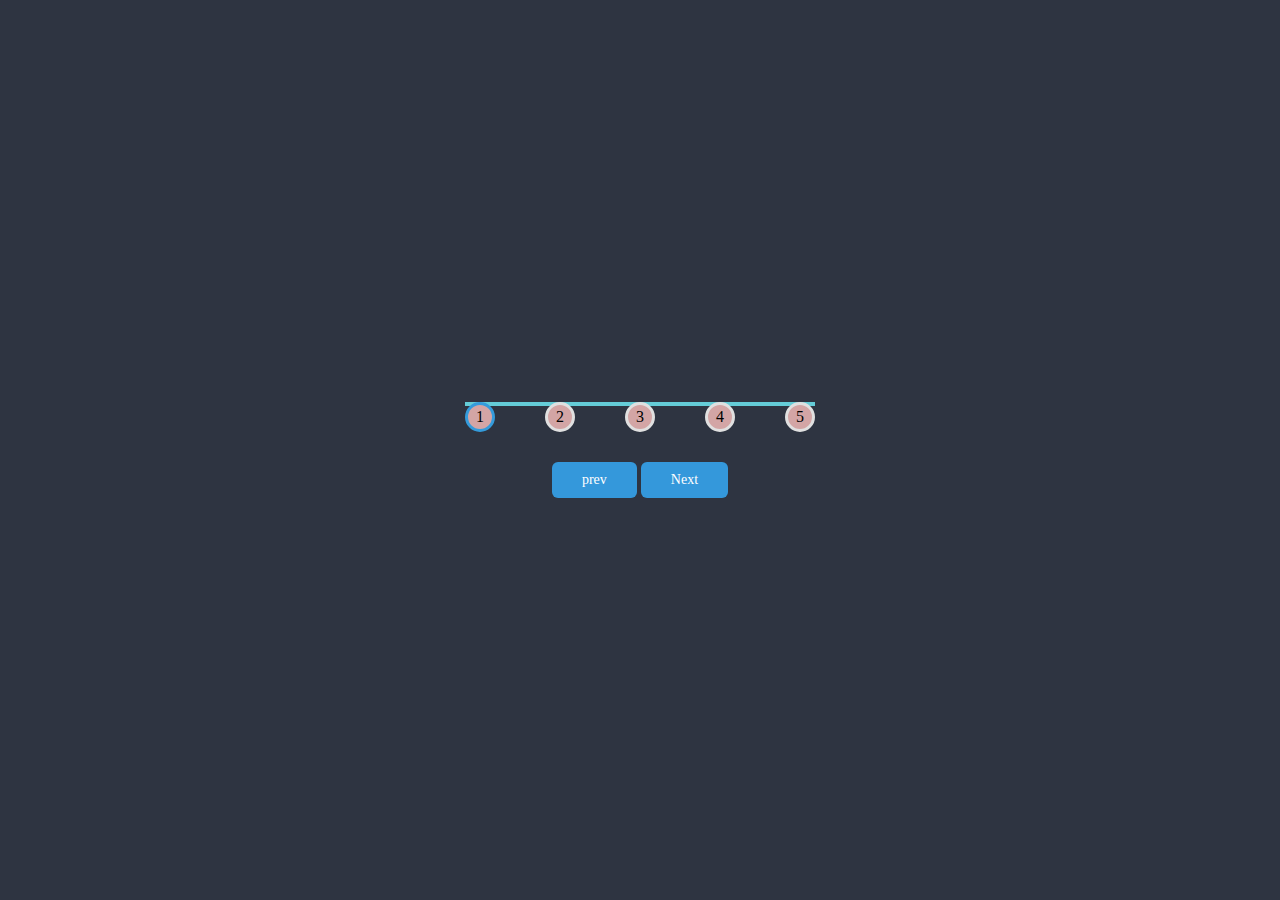
<file: 9. Progress Bar/index.html>
<!DOCTYPE html>
<html lang="en">
<head>
    <meta charset="UTF-8">
    <meta http-equiv="X-UA-Compatible" content="IE=edge">
    <meta name="viewport" content="width=device-width, initial-scale=1.0">
    <link rel="stylesheet" href="styles.css" />
    <title>Progress Bar</title>
</head>
<body>
    <div class="container">
        <div class="progress-container">
            <div class="progress" id="progress"></div>
            <div class="circle active">1</div>
            <div class="circle">2</div>
            <div class="circle">3</div>
            <div class="circle">4</div>
            <div class="circle">5</div>
        </div>

        <button class="btn" id="prev" disabled>prev</button>
        <button class="btn" id="next">Next</button>    
    </div> 

    <script src="script.js"></script>
</body>
</html>
</file>
<file: 1. Water Drop card UI/style.css>
* {
    margin: 0;
    padding: 0;
    box-sizing: border-box;
}

body {
    display: flex;
    justify-content: center;
    align-items: center;
    min-height: 100vh;
    background: #eff0f4;
}

.container {

    position: relative;
    display: flex;
    justify-content: center;
    align-items: center;
    flex-wrap: wrap;
    padding: 50px 0;
    gap: 40px 60px;
}

.container .drop {
    position: relative;
    width: 350px;
    height: 350px;
    box-shadow: inset 20px 20px 20px rgba(0,0,0,0.05),
    25px 35px 20px rgba(0,0,0,0.05),
    25px 30px 30px rgba(0,0,0,0.05),
    inset -20px -20px 25px rgba(255,255,255,0.9);
    transition: 0.5s ease-in-out;
}

.container .drop:nth-child(1) {
    border-radius: 47% 53% 70% 30% / 30% 43% 57% 70%;
}

.container .drop:nth-child(2) {
    border-radius: 73% 37% 57% 41% / 77% 61% 69% 27%;
}

.container .drop:nth-child(3) {
    border-radius: 35% 65% 31% 69% / 57% 49% 41% 43%;
}

.container .drop:hover {
    border-radius: 50%;

}

.container .drop::before {
    content: '';
    position: absolute;
    top: 50px;
    left: 85px;
    width: 35px;
    height: 35px;
    background: #fff;
    border-radius: 50%;
    opacity: 0.9;

}

.container .drop::after {
    content: '';
    position: absolute;
    top: 90px;
    left: 111px;
    width: 15px;
    height: 15px;
    background: #fff;
    border-radius: 50%;
    opacity: 0.9;

}

.container .drop .content {
    position: relative;
    display: flex;
    justify-content: center;
    align-items: center;
    flex-direction: column;
    text-align: center;
    padding: 40px;
    gap: 15px;
}

.container .drop .content h2 {
    position: relative;
    width: 80px;
    height: 80px;
    background: #eff0f4;
    border-radius: 50%;
    box-shadow: inset 2px 5px 10px #0000001a,
    inset -2px -5px 10px rgba(255,255,255,0.05),
    15px 15px 10px rgba(0,0,0,0.05),
    15px 10px 10px rgba(0,0,0,0.025);
    display: flex;
    justify-content: center;
    align-items: center;
    font-size: 2em;
    color: var(--clr);

}    

.container .drop .content a {
    position: relative;
    padding: 10px 25px;
    background: var(--clr);
    text-decoration: none;
    color: #fff;
    border-radius: 25px;
    font-weight: 500;
    text-shadow: 0 2px 2px rgba(0,0,0,0.25);
    opacity: 0.75;
    transition: 0.5s;
}

.container .drop .content a:hover {
    opacity: 1;
}

/* .container .drop .content a::before {
    content: '';
    position: absolute;
    top: 8px;
    left: 50%;
    transform: translateX(-50%);
    width: 65%;
    height: 5px;
    border-radius: 5px;
    background: rgba(255,255,255,0.5);
} */
</file>
<file: 10. Stack Card/styles.css>
* {
    margin: 0;
    padding: 0;
    box-sizing: border-box;
    font-family: 'poppins', sans-serif;
}

body {
    display: flex;
    justify-content: center;
    align-items: center;
    min-height: 100vh;
    background: #009688;
}
.container {
    position: relative;
    width: 1100px;
    height: 400px;
}

.container .card {
    position: absolute;
    top: calc(50% - 200px );
    left: 50%;
    transform: translate(-50%,calc(100px * var(--i))) rotate(40deg) skew(-20deg, -10deg);
    width: 300px;
    height: 400px;
    background: #fff;
    display: flex;
    justify-content: center;
    align-items: center;
    box-shadow: 25px 25px 100px rgba(0, 0, 0, 0.2);
    z-index: calc(-1 * var(--i));
    transition: 0.5s;
}

.container .card:nth-child(1) {
    opacity: 1;    
}

.container .card:nth-child(2) {
    opacity: 0.8;
}

.container .card:nth-child(3) {
    opacity: 0.6;
}

.container:hover .card {
    position: absolute;
    top: 50%;
    left: 50%;
    z-index: 1;
    opacity: 1;
    box-shadow: 0 25px 50px rgba(0,0,0,0.2);
    transform: translate(calc(-50% + calc(350px * var(--i))),-50%) rotate(0deg) skew(0deg, 0deg); 
    
}

.container .card .content {
    color: #444;
    /* opacity: 0; */
    transition: 0.5s;
    transform: translateY(50px);
    padding: 25px;
    text-align: center;
}

.container:hover .card .content {
    opacity: 1;
    transform: translateY(0px);
    transition-delay: calc(0.2s * var(--j));
}
</file>
<file: 2. Educational Website/css/style.css>
* {
    margin: 0;
    padding: 0;
    border: 0;
    outline: 0;
    text-decoration: none;
    list-style: none;
    box-sizing: border-box;
}

:root {
    --color-primary: #6c65e3;
    --color-succes: #00bf08;
    --color-warining: #f7c90f;
    --color-danger: #f26f7c;
    --color-danger-variant: rgba(249, 93, 69, 0.4);
    --color-white: #fff;
    --color-light: rgba(253, 253, 253, 0.7);
    --color-black: #000;
    --color-bg: #2e3965;
    --color-bg1: #343f91;
    --color-bg2: #2b3478;

    --colontainer-width-lg: 76%;
    --colontainer-width-md: 90%;
    --colontainer-width-sm: 94%;
    
    --transition:all 400ms ease;   
}

body {
    font-family: "Montserrat", sans-serif;
    line-height: 1.7;
    color: var(--color-white);
    background: var(--color-bg);
}

.container {
    width: var(--colontainer-width-lg);
    margin: 0 auto;
}

section {
    padding: 6rem 0;
}

section h2 {
    text-align: center;
    margin-bottom: 4rem;
}

h1,
h2,
h3,
h4,
h5 {
    line-height: 1.2;
}

.h1 {
    font-size: 2.4rem;
}

.h2 {
    font-size: 2rem;
}

.h3 {
    font-size: 1.6rem;
}

.h4 {
    font-size: 1.3rem;
}

a {
    color: var(--color-white);
}

img {
    width: 100%;
    display: block;
    object-fit: cover;
}

.btn {
    display: inline-block;
    background: var(--color-white);
    color: var(--color-black);
    padding: 1rem 2rem;
    border: 1px solid transparent;
    font-weight: 500;
    transition: var(--transition);
}

.btn:hover {
    background: transparent;
    color: var(--color-white);
    border-color: var(--color-white);
}

.btn-primary {
    background: var(--color-danger);
    color: var(--color-white);

}

/* ************** NAVBAR ************** */

nav {
    background: transparent;
    width: 100vw;
    height: 5rem;
    position: fixed;
    top: 0;
    z-index: 11;
}

/* Change navbar styles on scroll using javascript */

.window-scroll {
    background: var(--color-primary);
    box-shadow: 0 1rem 2rem rgba(0, 0, 0, 0.2);
}
.nav__container {
    height: 100%;
    display: flex;
    justify-content: space-between;
    align-items: center;
}

nav button {
    display: none;
}

.nav__menu {
    display: flex;
    align-items: center;
    gap: 4rem;
}

.nav__menu a {
    font-size: 0.9rem;
    transition: all 400ms ease;
}

.nav__menu a:hover {
    color: var(--color-bg2);
}

/* ************** HEADER ************** */

header {
    position: relative;
    top: 5rem;
    overflow: hidden;
    height: 70vh;
    margin-bottom: 5rem;
}

.header__container {
    display: grid;
    grid-template-columns: 1fr 1fr;
    align-items: center;
    gap: 5rem;
    height: 100%;
}  

.header__left p{
    margin: 1rem 0 2.4rem;
}

/* ************** CATEGORIES ************** */

.categories {
    background: var(--color-bg1);
    height: 29rem;
}

.categories h1 {
    line-height: 1;
    margin-bottom: 3rem;
}

.categories__container {
    display: grid;
    grid-template-columns: 40% 60%;
}

.categories__left {
    margin-right: 4rem;
}

.categories__left p {
    margin: 1rem 0 3rem;
}

.categories__right {
    display: grid;
    grid-template-columns: repeat(3, 1fr);
    gap: 1.2rem;
}

.category {
    background: var(--color-bg2);
    padding: 2rem;
    border-radius: 2rem;
    transition: var(--transition);
}

.category:hover {
    box-shadow: 0 3rem 3rem rgba(0, 0, 0, 0.3);
    z-index: 1;
}

.category:nth-child(2) .category__icon {
    background: var(--color-succes);
}
.category:nth-child(3) .category__icon {
    background: var(--color-danger);
}
.category:nth-child(4) .category__icon {
    background: var(--color-warining);
}
.category:nth-child(5) .category__icon {
    background: var(--color-danger);
}

.category__icon {
    background: var(--color-primary);
    padding: 0.7rem;
    border-radius: 0.9rem;
}

.category h5 {
    margin: 2rem 0 1rem;
}

.category p {
    font-size: 0.85rem;
}


.courses {
    margin-top: 10rem;
}

.courses__container {
    display: grid;
    grid-template-columns: repeat(3, 1fr);
    gap: 2rem;
}

.course {
    background: var(--color-bg1);
    text-align: center;
    border: 1px solid transparent;
    transition: var(--transition);
}

.course:hover{
    background: transparent;
    border-color: var(--color-primary);
}

.course__info {
    padding: 2rem;
}

.course__info p {
    margin: 1.2rem 0 2rem;
    font-size: 0.9rem;
}

/* ************** FAQ ************** */
faqs {
    background: var(--color-bg1);
    box-shadow: inset 0 0 3rem rgba(0, 0, 0, 0.5);
}

.faqs__container {
    display: grid;
    grid-template-columns: 1fr 1fr;
    gap: 1rem;
}
 .faq {
     padding: 2rem;
     display: flex;
     align-items: center;
     gap: 1.4rem;
     height: fit-content;
     background: var(--color-primary);
     cursor: pointer;
 }

 .faq h4 {
     font-size: 1rem;
     line-height: 2.2;
 }

 .faq__icon {
     align-self: flex-start;
     font-size: 1.2rem;
 }
  .faq p {
      margin-top: 0.8rem;
      display: none;
  }

  .faq.open p {
      display: block;
  }

  /* ..................END OF FAQS ................... */

  /* ....................TESTIMONIALS .................. */
  .testimonials_containier {
      overflow: hidden;
      position: relative;
      margin-bottom: 5rem;
  }

  .testimonial {
      padding-top: 2rem;
  }

  .avater {
      width: 8rem;
      height: 8rem;
      border-radius: 50%;
      overflow: hidden;
      margin: 0 auto 1rem;
      border: 1rem solid var(--color-bg1);
  }

  .testimonial__info {
      text-align: center;
  }

  .testimonial__body {
      background: var(--color-primary);
      padding: 2rem;
      margin-top: 3rem;
      position: relative;
  }

  .testimonial__body::before {
      content: '';
      display: block;
      background: linear-gradient(
          135deg,
          transparent,
          var(--color-primary),
          var(--color-primary)

      );
      width: 3rem;
      height: 3rem;
      position: absolute;
      left: 50%;
      top: -1.5rem;
      transform: rotate(45deg);
  }

    /* ........................FOOTER............................. */
    footer {
        background: var(--color-bg1);
        padding-top: 5rem;
        font-size: 0.9rem;
    }

    .footer__container {
        display: grid;
        grid-template-columns: repeat(4, 1fr);
        gap: 5rem;
    }

    .footer__container > div h4 {
        margin-bottom: 1.2rem;
    }

    .footer__1 p {
        margin: 0 0 2rem;
    }

     footer ul li {
          margin-bottom: 0.7rem;
     }
     
     footer ul li a:hover {
         text-decoration: none;
     }

     .footer__socials {
         display: flex;
         gap: 1rem;
         font-size: 1.2rem;
         margin-top: 2rem;
     }

     .footer__copyright {
         text-align: center;
         margin-top: 4rem;
         padding: 1.2rem 0;
         border-top: 1px solid var(--color-bg2);

     }
</file>
<file: 3. Digital Clock/style2.css>
/* @import url */

* {
    margin: 0;
    padding: 0;
    box-sizing: border-box;
    /* font-family: 'Poppins'; */

}

body {
    display: flex;
    justify-content: center;
    align-items: center;
    min-height: 100vh;
    background: #2f363e;
}

.container {
    position: relative;
    background: #292d36;
    /* min-height: 500px; */
    border-radius: 20px;
    border-top-left-radius: 225px;
    border-top-right-radius: 225px;
    box-shadow: 25px 25px 75px rgba(0,0,0,0.75),
    10px 10px 70px rgba(0,0,0,0.25)
    inset 5px 5px 10px rgba(0,0,0,0.5),
    inset 5px 5px 20px rgba(255, 255,255,0.2),
    inset -5px -5px 15px rgba(0,0,0,0.75);
    display: flex;
    justify-content: center;
    align-items: center;
    flex-direction: column;
}

.clock {
    position: relative;
    width: 450px;
    height: 450px;
    background: #2f363e;
    border-radius: 50%;
    box-shadow: 10px 50px 70px rgba(0,0,0,0.25),
    inset 5px 5px 10px rgba(0,0,0,0.5),
    inset 5px 5px 20px rgba(255,255,255,0.2),
    inset -5px -5px 15px rgba(0,0,0,0.75);
    display: flex;
    justify-content: center;
    align-items: center;
    margin-bottom: 30px;
}

.clock::before {
    content: '';
    position: absolute;
    width: 8px;
    height: 8px;
    background: #2f363e;
    border: 3px solid #fff;
    border-radius: 50%;
    z-index: 100000;
}

.clock span {
    position: absolute;
    inset: 20px;
    color: #fff;
    text-align: center;
    transform: rotate(calc(30deg *var(--i)));
    /* 360deg /12 = 30deg */
}

.clock span b {
    font-size: 2em;
    opacity: 0.25;
    font-weight: 600;
    display: inline-block;
    transform: rotate(calc(-30deg *var(--i)));
}

.circle {
    position: absolute;
    width: 300px;
    height: 300px;
    border: 2px solid rgba(0,0,0,0.04);
    border-radius: 50%;
    display: flex;
    justify-content: center;
    align-items: flex-start;
    z-index: 10;
}
    
.circle i {
    position: absolute;
    width: 6px;
    height: 50%;
    background: var(--clr);
    opacity: 0.75;
    transform-origin: bottom;
    transform: scaleY(0.5);
}

.circle:nth-child(1) i {
    width: 2px;
}
.circle:nth-child(2) i{
    width: 6px;
}
    
.circle2 {
    width: 240px;
    height: 240px;
    z-index: 9;
}
    
.circle3 {
    width: 180px;
    height: 180px;
    z-index: 8;
    
}

.circle::before {
    content: '';
    position: absolute;
    top: -8.5px;
    width: 15px;
    height: 15px;
    border-radius: 50%;
    background: var(--clr);
    box-shadow: 0 0 20px var(--clr)
    0 0 60px var(--clr);
}
        

/* digital clock */

#time {
margin-bottom: 40px;
display: flex;
padding: 10px 20px;
font-size: 2em;
font-weight: 600;
border: 2px solid rgba(0,0,0,0.5);
border-radius: 40px;
box-shadow: 5px 5px 10px rgba(0,0,0,0.5),
inset 5px 5px 20px rgba(255,255,255,0.2),
inset -5px -5px 15px rgba(0,0,0,0.75);
}

#time div {
    position: relative;
    width: 60px;
    text-align: center;
    font-weight: 500;
    color: var(--clr);
}

#time div:nth-child(1)::after,
#time div:nth-child(2)::after {
    content: ':';
    position: absolute;
    right: -4px;
}

#time div:last-child {
    font-size: 0.5em;
    display: flex;
    justify-content: center;
    align-items: center;
    color: #fff;
}

#time div:nth-child(2)::after {
    animation: animate 1s steps(1) infinite;
}
@keyframes animate {
    0%
    {
        opacity: 1;
    }
    50% {
        opacity: 0;
    }
}
</file>
<file: 4. Animated Eye Follow Mouse cursor/style.css>
*
{
    margin: 0;
    padding: 0;
    box-sizing: border-box;
}

body {
    display: flex;
    justify-content: center;
    align-items: center;
    min-height: 100vh;
    background: #5d3800;
}

.face {
    position: relative;
    width: 300px;
    height: 300px;
    border-radius: 50%;
    background: #ffcd00;
    display: flex;
    justify-content: center;
    align-items: center;

}

.face::before {
    content: '';
    position: absolute;
    top: 180px;
    width: 150px;
    height: 70px;
    background: #b57701;
    border-bottom-left-radius: 70px;
    border-bottom-right-radius: 70px;
    transition: 0.5s;
}

.face:hover::before {
    top: 210px;
    width: 150px;
    height: 20px;
    background: #b57701;
    border-bottom-left-radius: 0px;
    border-bottom-right-radius: 0px;
}

.eyes {
    position: relative;
    top: -40px;
    display: flex;
}

.eyes .eye {
    position: relative;
    width: 80px;
    height: 80px;
    display: block;
    background: #fff;
    margin: 0 15px;
    border-radius: 50%;
}

.eyes .eye::before {
    content: '';
    position: absolute;
    top: 50%;
    left: 25px;
    transform: translate(-50%, -50%);
    width: 40px;
    height: 40px;
    background: #333;
    border-radius: 50%;
}
</file>
<file: 5. Login form wave animation/waveAnimation.css>
* {
    box-sizing: border-box;
}

body {
    background-color: steelblue;
    color: #fff;
    font-family: serif;
    display: flex;
    flex-direction: column;
    align-items: center;
    justify-content: center;
    height: 100vh;
    overflow: hidden;
    margin: 0;
}

.container {
    background-color: rgba(0, 0, 0, 0.4);
    padding: 20px 40px;
    border-radius: 5px;
}

.container a {
    text-decoration: none;
    color: lightblue;
}

.btn {
    cursor: pointer;
    display: inline-block;
    width: 100%;
    background-color: lightblue;
    padding: 15px;
    font-family: inherit;
    font-size: 16px;
    border: 0;
    border-radius: 5px;
}

.btn:focus {
    outline: none;
}

.btn:active {
    transform: scale(0.98);
}

.text {
    margin-top: 10px;
}
.form-control {
    position: relative;
    margin: 20px 0 40px;
    width: 300px;
}

.form-control input {
    background-color: transparent;
    border: 0;
    border-bottom: 2px #fff solid;
    display: block;
    width: 100%;
    padding: 15px 0;
    font-size: 18px;
    color: white;
}

.form-control input:focus,
.form-control input:valid {
    outline : 0;
    border-bottom-color: lightblue;
}

.form-control label {
    position: absolute;
    top: 15px;
    left: 0;
    pointer-events: none;
}

.form-control label span {
    display: inline-block;
    font-size: 15px;
    min-width: 5px;
    transition: 0.3s cubic-bezier(0.68, -0.55, 0.265, 1.55);
}

.form-control input:focus + label span,
.form-control input:valid + label span {
    color: lightblue;
    transform: translateY(-30px);
}
</file>
<file: 7. Split landing page/split.css>
:root {
    --left-bg-color: rgba(231, 187, 175, 0.56);
    --right-bg-color: rgba(7, 14, 14, 0.41);
    --left-btn-hover-color: rgba(52, 28, 19, 0.68);
    --right-btn-hover-color: rgb(23, 27, 23);
    --hover-width: 75%;
    --other-width: 25%;
    --speed: 1s;
}

body {
    height: 100vh;
    overflow: hidden;
    margin: 0;
}

h1 {
    color: white;
    font-size: 4rem;
    position: absolute;
    left: 50%;
    top: 20%;
    transform: translateX(-50%);
    white-space: nowrap;
}

.btn {
    position: absolute;
    display: flex;
    align-items: center;
    justify-content: center;
    left: 50%;
    top: 40%;
    transform: translateX(-50%);
    text-decoration: none;
    color: white;
    border: white solid;
    font-size: 16px;
    font-weight: bold;
    text-transform: uppercase;
    width: 15rem;
    padding: 1.5rem;

}

.split.left .btn:hover {
    background-color: var(--left-btn-hover-color);
    border-color: var(--left-btn-hover-color);
}

.split.right .btn:hover {
    background-color: var(--right-btn-hover-color);
    border-color: var(--right-btn-hover-color);
}

.container {
    position: relative;
    height: 100%;
    width: 100%;
    background-color: darkgrey;
}

.split {
    position: absolute;
    width: 50%;
    height: 100%;
    overflow: hidden;
}

.split.left {
    left: 0;
    background-image: url('img/gym11.jpeg');
    background-repeat: no-repeat;
    background-size: cover;

}

.split.left::before {
    content: '';
    position: absolute;
    height: 100%;
    width: 100%;
    background-color: var(--left-bg-color);

}

.split.right {
    right: 0;
    background-image: url('img/dance1.jpeg');
    background-repeat: no-repeat;
    background-size: cover;
}

.split.right::before {
    content: '';
    position: absolute;
    height: 100%;
    width: 100%;
    background-color: var(--right-bg-color);
}

.hover-left .left {
    width: var(--hover-width);
}

.hover-left .right {
    width: var(--other-width);
}

.hover-right .right{
    width: var(--hover-width);
}

.hover-right .left{
    width: var(--other-width);
}
</file>
<file: 9. Progress Bar/styles.css>
*{
    box-sizing: border-box;
}

body{
    background-color: #2e3441;
    /* font-family: 'Roboto', sans-serif; */
    margin: 0;
    display: flex;
    flex-direction: column;
    align-items: center;
    justify-content: center;
    min-height: 100vh;
    overflow: hidden;
}
.container{
    text-align: center;
}

.progress-container{
    display: flex;
    max-width: 100%;
    width: 350px;
    justify-content: space-between;
    margin-bottom: 30px;
    position: relative;
}

.progress-container::before {
    content: '';
    background-color: #64ccd7;
    position: absolute;
    top: 50px;
    left: 0;
    transform: translateY(-50px);
    height: 4px;
    width: 100%;
    z-index: -1;
    /* transition: 0.4s ease; */
}

.progress{
    background-color: #7d293e;
    position: absolute;
    top: 50px;
    left: 0;
    transform: translateY(-50px);
    height: 4px;
    width: 0%;
    z-index: -1;
    transition: 0.4s ease;
}

.circle{
    background-color: rgb(211, 165, 165);
    height: 30px;
    width: 30px;
    border-radius: 50%;
    display: flex;
    justify-content: center;
    align-items: center;
    border: 3px solid #e0e0e0;
}

.circle.active{
    border-color:#349Bdb;
}

.btn{
    font-family: inherit;
    font-size: 14px;
    padding: 10px 30px;
    background-color: #3498db;
    color: #fff;
    border: 0;
    border-radius: 6px;
}

.btn:active{
    transform: scale(0.98);
}

.btn:disabled{
    background-attachment: #e0e0ee;
    cursor: not-allowed;
}

.btn:focus{
    outline: 0;
}
</file>
